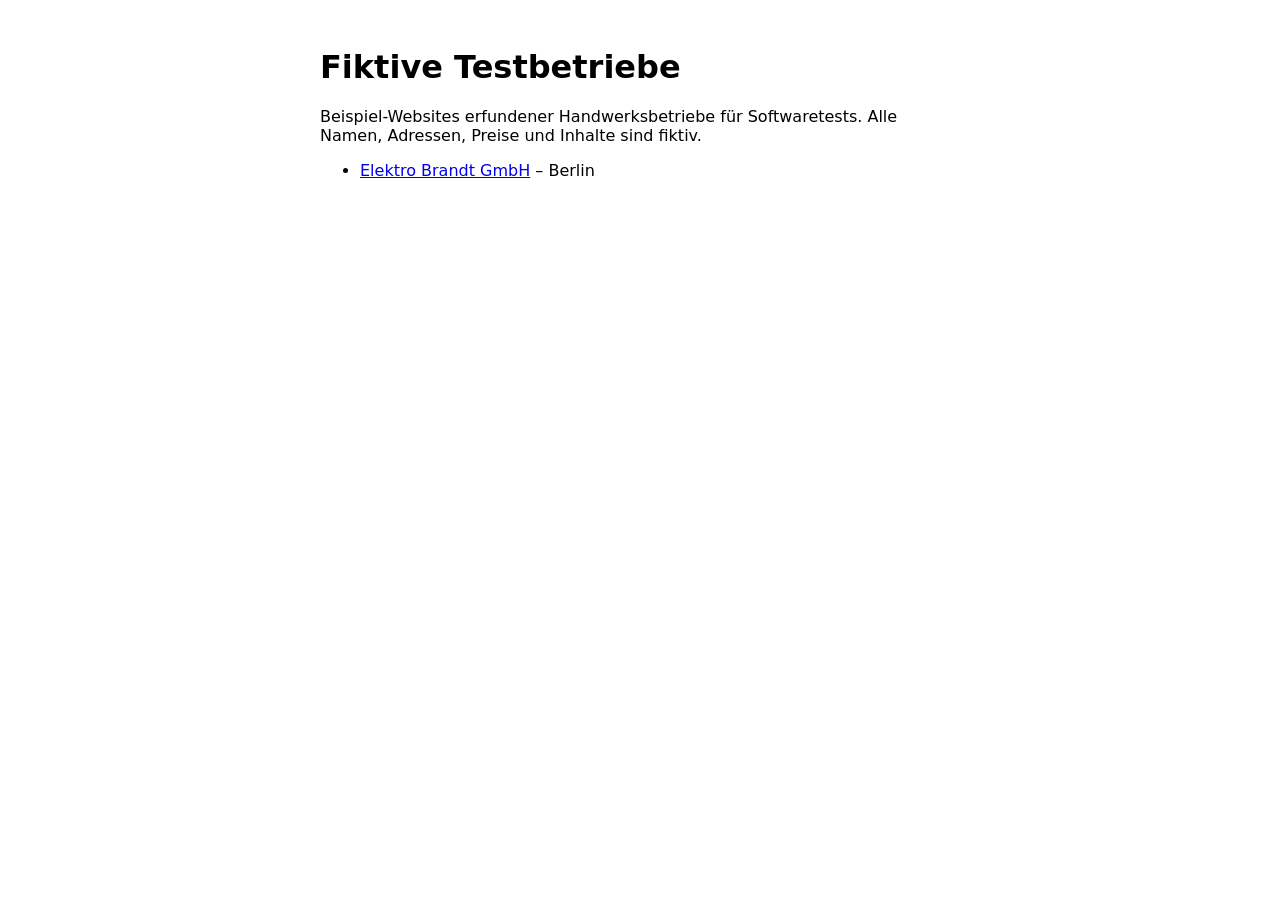
<file: index.html>
<!doctype html><html lang="de"><head><meta charset="utf-8"><meta name="viewport" content="width=device-width, initial-scale=1"><meta name="googlebot" content="noindex"><title>Fiktive Testbetriebe</title></head><body style="font-family:system-ui;max-width:40rem;margin:3rem auto;padding:0 1rem"><h1>Fiktive Testbetriebe</h1><p>Beispiel-Websites erfundener Handwerksbetriebe für Softwaretests. Alle Namen, Adressen, Preise und Inhalte sind fiktiv.</p><ul><li><a href="elektro-brandt/index.html">Elektro Brandt GmbH</a> – Berlin</li></ul></body></html>
</file>
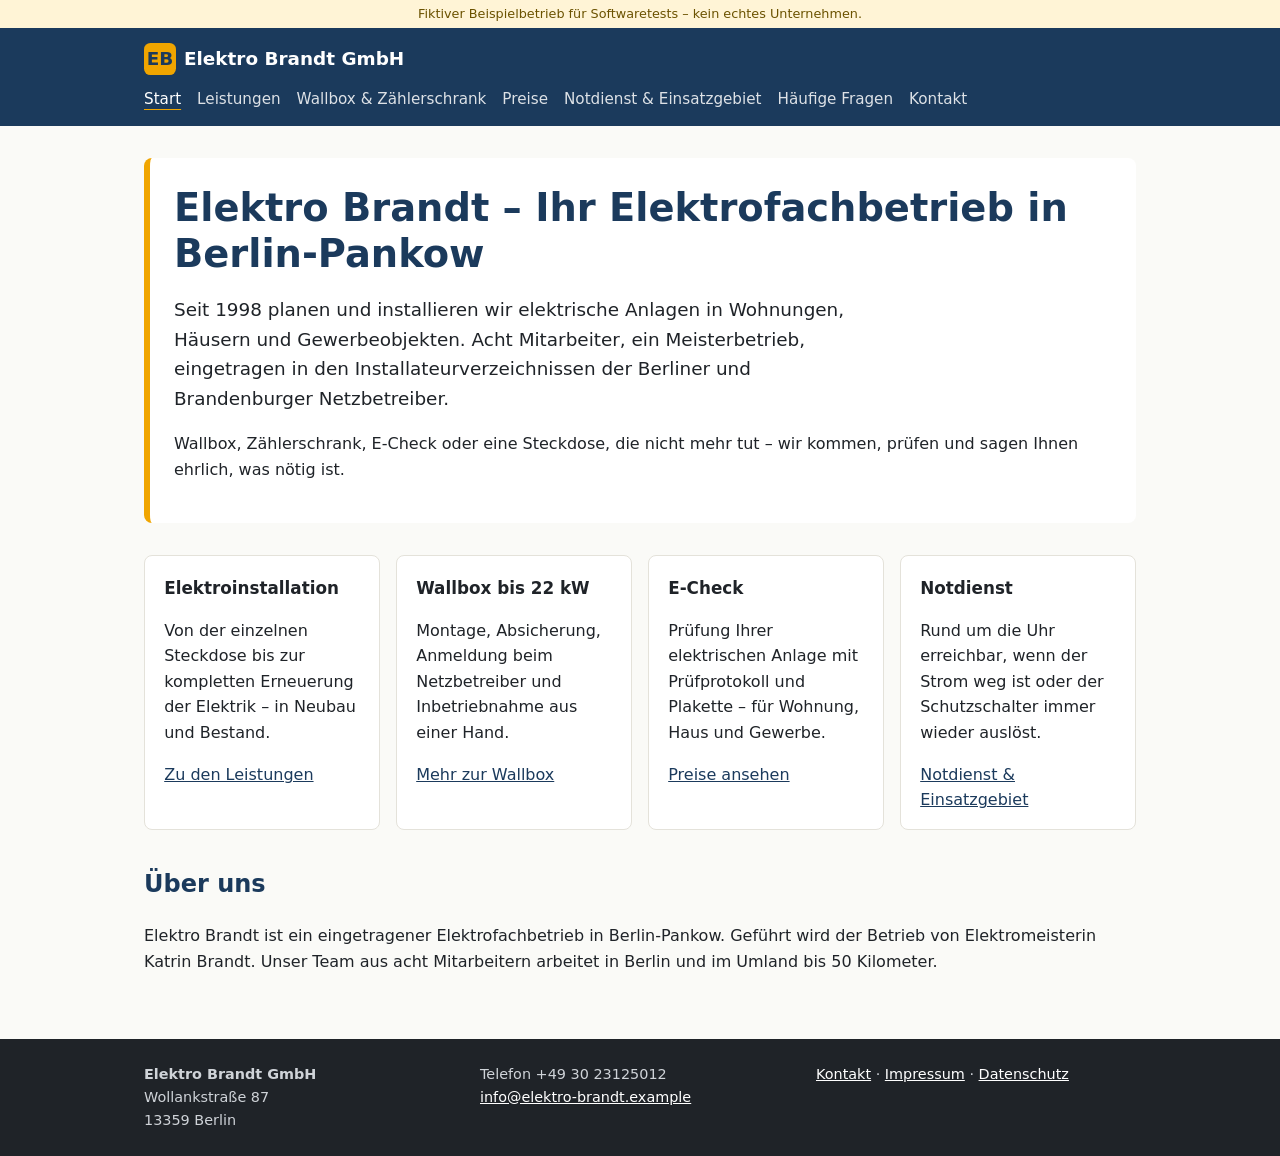
<file: elektro-brandt/index.html>
<!doctype html>
<html lang="de">
<head>
  <meta charset="utf-8">
  <meta name="viewport" content="width=device-width, initial-scale=1">
  <title>Elektrofachbetrieb in Berlin-Pankow · Elektro Brandt GmbH</title>
  <meta name="description" content="Elektrofachbetrieb für Installation, Wallboxen und Prüfungen in Berlin und Umland.">
  <!-- Fiktiver Testbetrieb: nicht in Suchmaschinen aufnehmen, für andere Crawler lesbar -->
  <meta name="googlebot" content="noindex, nofollow">
  <meta name="bingbot" content="noindex, nofollow">
  <link rel="stylesheet" href="style.css">
  <style>:root{--primary:#1b3a5c;--accent:#f0a500}</style>
</head>
<body>
  <div class="testhinweis">Fiktiver Beispielbetrieb für Softwaretests – kein echtes Unternehmen.</div>
  <header class="site-header">
    <div class="wrap header-inner">
      <a class="logo" href="index.html"><span class="logo-mark">EB</span>Elektro Brandt GmbH</a>
      <nav class="nav">
        <a href="index.html" aria-current="page">Start</a>
        <a href="leistungen.html">Leistungen</a>
        <a href="wallbox.html">Wallbox &amp; Zählerschrank</a>
        <a href="preise.html">Preise</a>
        <a href="service.html">Notdienst &amp; Einsatzgebiet</a>
        <a href="faq.html">Häufige Fragen</a>
        <a href="kontakt.html">Kontakt</a>
      </nav>
    </div>
  </header>
  <main class="wrap content">
<section class="hero">
  <h1>Elektro Brandt – Ihr Elektrofachbetrieb in Berlin-Pankow</h1>
  <p class="lead">Seit 1998 planen und installieren wir elektrische Anlagen in Wohnungen, Häusern und
  Gewerbeobjekten. Acht Mitarbeiter, ein Meisterbetrieb, eingetragen in den Installateurverzeichnissen
  der Berliner und Brandenburger Netzbetreiber.</p>
  <p>Wallbox, Zählerschrank, E-Check oder eine Steckdose, die nicht mehr tut – wir kommen, prüfen und
  sagen Ihnen ehrlich, was nötig ist.</p>
</section>

<div class="cards">
  <div class="card"><h3>Elektroinstallation</h3><p>Von der einzelnen Steckdose bis zur kompletten Erneuerung der Elektrik – in Neubau und Bestand.</p><a href="leistungen.html">Zu den Leistungen</a></div>
  <div class="card"><h3>Wallbox bis 22 kW</h3><p>Montage, Absicherung, Anmeldung beim Netzbetreiber und Inbetriebnahme aus einer Hand.</p><a href="wallbox.html">Mehr zur Wallbox</a></div>
  <div class="card"><h3>E-Check</h3><p>Prüfung Ihrer elektrischen Anlage mit Prüfprotokoll und Plakette – für Wohnung, Haus und Gewerbe.</p><a href="preise.html">Preise ansehen</a></div>
  <div class="card"><h3>Notdienst</h3><p>Rund um die Uhr erreichbar, wenn der Strom weg ist oder der Schutzschalter immer wieder auslöst.</p><a href="service.html">Notdienst &amp; Einsatzgebiet</a></div>
</div>

<h2>Über uns</h2>
<p>Elektro Brandt ist ein eingetragener Elektrofachbetrieb in Berlin-Pankow. Geführt wird der Betrieb
von Elektromeisterin Katrin Brandt. Unser Team aus acht Mitarbeitern arbeitet in Berlin und im Umland
bis 50 Kilometer.</p>
  </main>
  <footer class="site-footer">
    <div class="wrap footer-inner">
      <div>
        <strong>Elektro Brandt GmbH</strong><br>
        Wollankstraße 87<br>
        13359 Berlin
      </div>
      <div>
        Telefon +49 30 23125012<br>
        <a href="mailto:info@elektro-brandt.example">info@elektro-brandt.example</a>
      </div>
      <div>
        <a href="kontakt.html">Kontakt</a> · <a href="impressum.html">Impressum</a> · <a href="datenschutz.html">Datenschutz</a>
      </div>
    </div>
  </footer>
</body>
</html>
</file>
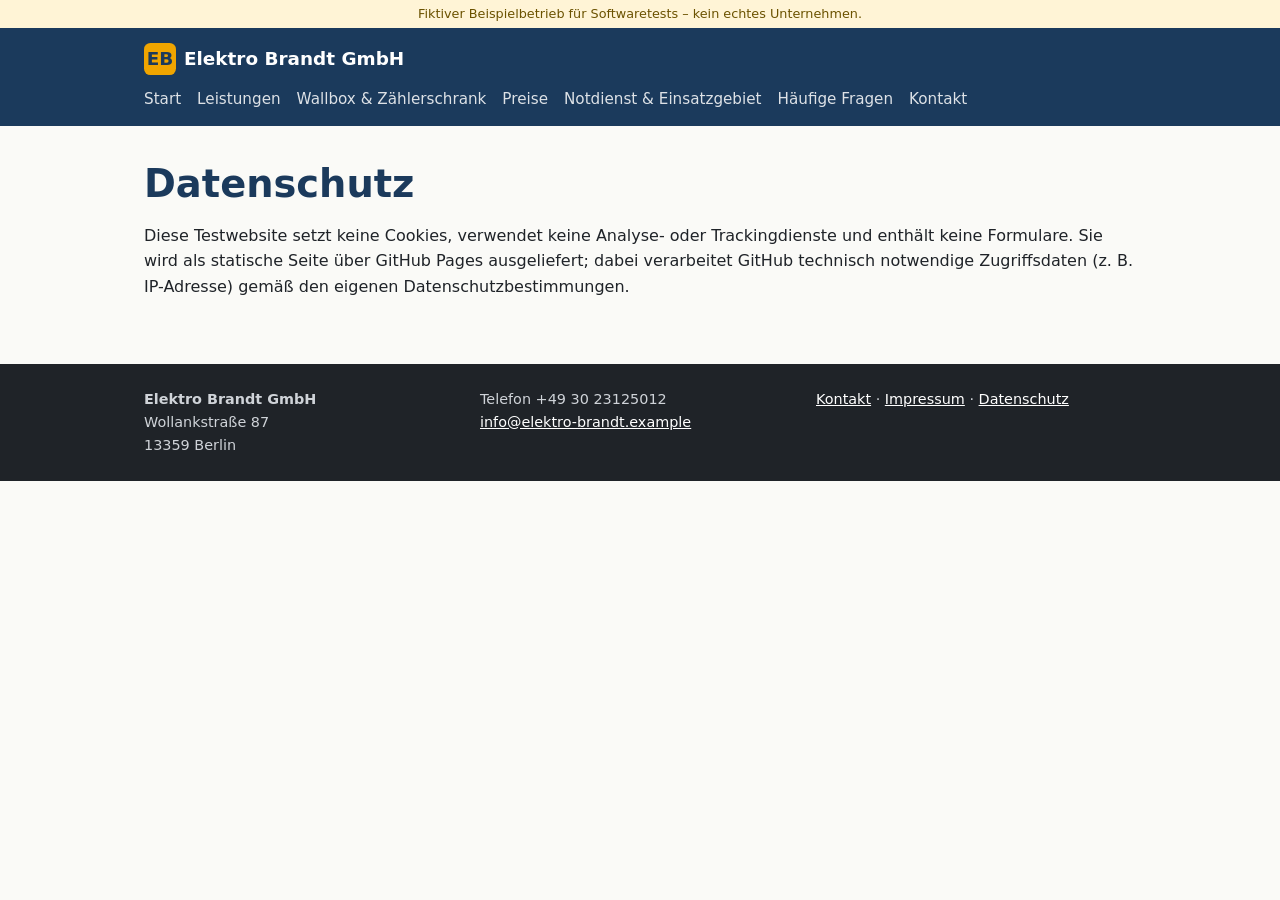
<file: elektro-brandt/datenschutz.html>
<!doctype html>
<html lang="de">
<head>
  <meta charset="utf-8">
  <meta name="viewport" content="width=device-width, initial-scale=1">
  <title>Datenschutz · Elektro Brandt GmbH</title>
  <meta name="description" content="Elektrofachbetrieb für Installation, Wallboxen und Prüfungen in Berlin und Umland.">
  <!-- Fiktiver Testbetrieb: nicht in Suchmaschinen aufnehmen, für andere Crawler lesbar -->
  <meta name="googlebot" content="noindex, nofollow">
  <meta name="bingbot" content="noindex, nofollow">
  <link rel="stylesheet" href="style.css">
  <style>:root{--primary:#1b3a5c;--accent:#f0a500}</style>
</head>
<body>
  <div class="testhinweis">Fiktiver Beispielbetrieb für Softwaretests – kein echtes Unternehmen.</div>
  <header class="site-header">
    <div class="wrap header-inner">
      <a class="logo" href="index.html"><span class="logo-mark">EB</span>Elektro Brandt GmbH</a>
      <nav class="nav">
        <a href="index.html">Start</a>
        <a href="leistungen.html">Leistungen</a>
        <a href="wallbox.html">Wallbox &amp; Zählerschrank</a>
        <a href="preise.html">Preise</a>
        <a href="service.html">Notdienst &amp; Einsatzgebiet</a>
        <a href="faq.html">Häufige Fragen</a>
        <a href="kontakt.html">Kontakt</a>
      </nav>
    </div>
  </header>
  <main class="wrap content">
<h1>Datenschutz</h1>
<p>Diese Testwebsite setzt keine Cookies, verwendet keine Analyse- oder Trackingdienste und enthält keine Formulare.
Sie wird als statische Seite über GitHub Pages ausgeliefert; dabei verarbeitet GitHub technisch notwendige
Zugriffsdaten (z. B. IP-Adresse) gemäß den eigenen Datenschutzbestimmungen.</p>
  </main>
  <footer class="site-footer">
    <div class="wrap footer-inner">
      <div>
        <strong>Elektro Brandt GmbH</strong><br>
        Wollankstraße 87<br>
        13359 Berlin
      </div>
      <div>
        Telefon +49 30 23125012<br>
        <a href="mailto:info@elektro-brandt.example">info@elektro-brandt.example</a>
      </div>
      <div>
        <a href="kontakt.html">Kontakt</a> · <a href="impressum.html">Impressum</a> · <a href="datenschutz.html">Datenschutz</a>
      </div>
    </div>
  </footer>
</body>
</html>
</file>
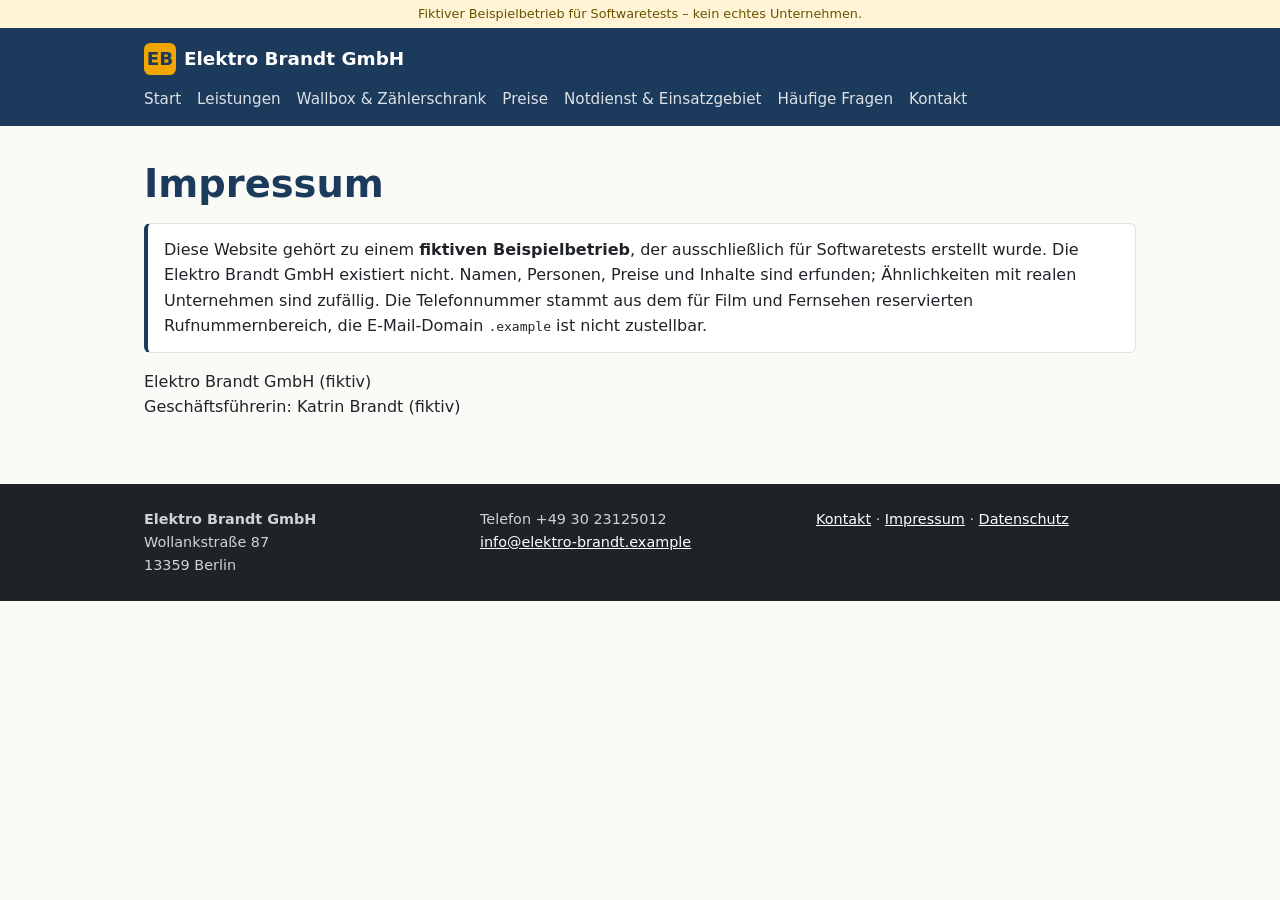
<file: elektro-brandt/impressum.html>
<!doctype html>
<html lang="de">
<head>
  <meta charset="utf-8">
  <meta name="viewport" content="width=device-width, initial-scale=1">
  <title>Impressum · Elektro Brandt GmbH</title>
  <meta name="description" content="Elektrofachbetrieb für Installation, Wallboxen und Prüfungen in Berlin und Umland.">
  <!-- Fiktiver Testbetrieb: nicht in Suchmaschinen aufnehmen, für andere Crawler lesbar -->
  <meta name="googlebot" content="noindex, nofollow">
  <meta name="bingbot" content="noindex, nofollow">
  <link rel="stylesheet" href="style.css">
  <style>:root{--primary:#1b3a5c;--accent:#f0a500}</style>
</head>
<body>
  <div class="testhinweis">Fiktiver Beispielbetrieb für Softwaretests – kein echtes Unternehmen.</div>
  <header class="site-header">
    <div class="wrap header-inner">
      <a class="logo" href="index.html"><span class="logo-mark">EB</span>Elektro Brandt GmbH</a>
      <nav class="nav">
        <a href="index.html">Start</a>
        <a href="leistungen.html">Leistungen</a>
        <a href="wallbox.html">Wallbox &amp; Zählerschrank</a>
        <a href="preise.html">Preise</a>
        <a href="service.html">Notdienst &amp; Einsatzgebiet</a>
        <a href="faq.html">Häufige Fragen</a>
        <a href="kontakt.html">Kontakt</a>
      </nav>
    </div>
  </header>
  <main class="wrap content">
<h1>Impressum</h1>
<p class="notice">Diese Website gehört zu einem <strong>fiktiven Beispielbetrieb</strong>, der ausschließlich für Softwaretests
erstellt wurde. Die Elektro Brandt GmbH existiert nicht. Namen, Personen, Preise und Inhalte sind erfunden;
Ähnlichkeiten mit realen Unternehmen sind zufällig. Die Telefonnummer stammt aus dem für Film und Fernsehen
reservierten Rufnummernbereich, die E-Mail-Domain <code>.example</code> ist nicht zustellbar.</p>
<p>Elektro Brandt GmbH (fiktiv)<br>Geschäftsführerin: Katrin Brandt (fiktiv)</p>
  </main>
  <footer class="site-footer">
    <div class="wrap footer-inner">
      <div>
        <strong>Elektro Brandt GmbH</strong><br>
        Wollankstraße 87<br>
        13359 Berlin
      </div>
      <div>
        Telefon +49 30 23125012<br>
        <a href="mailto:info@elektro-brandt.example">info@elektro-brandt.example</a>
      </div>
      <div>
        <a href="kontakt.html">Kontakt</a> · <a href="impressum.html">Impressum</a> · <a href="datenschutz.html">Datenschutz</a>
      </div>
    </div>
  </footer>
</body>
</html>
</file>
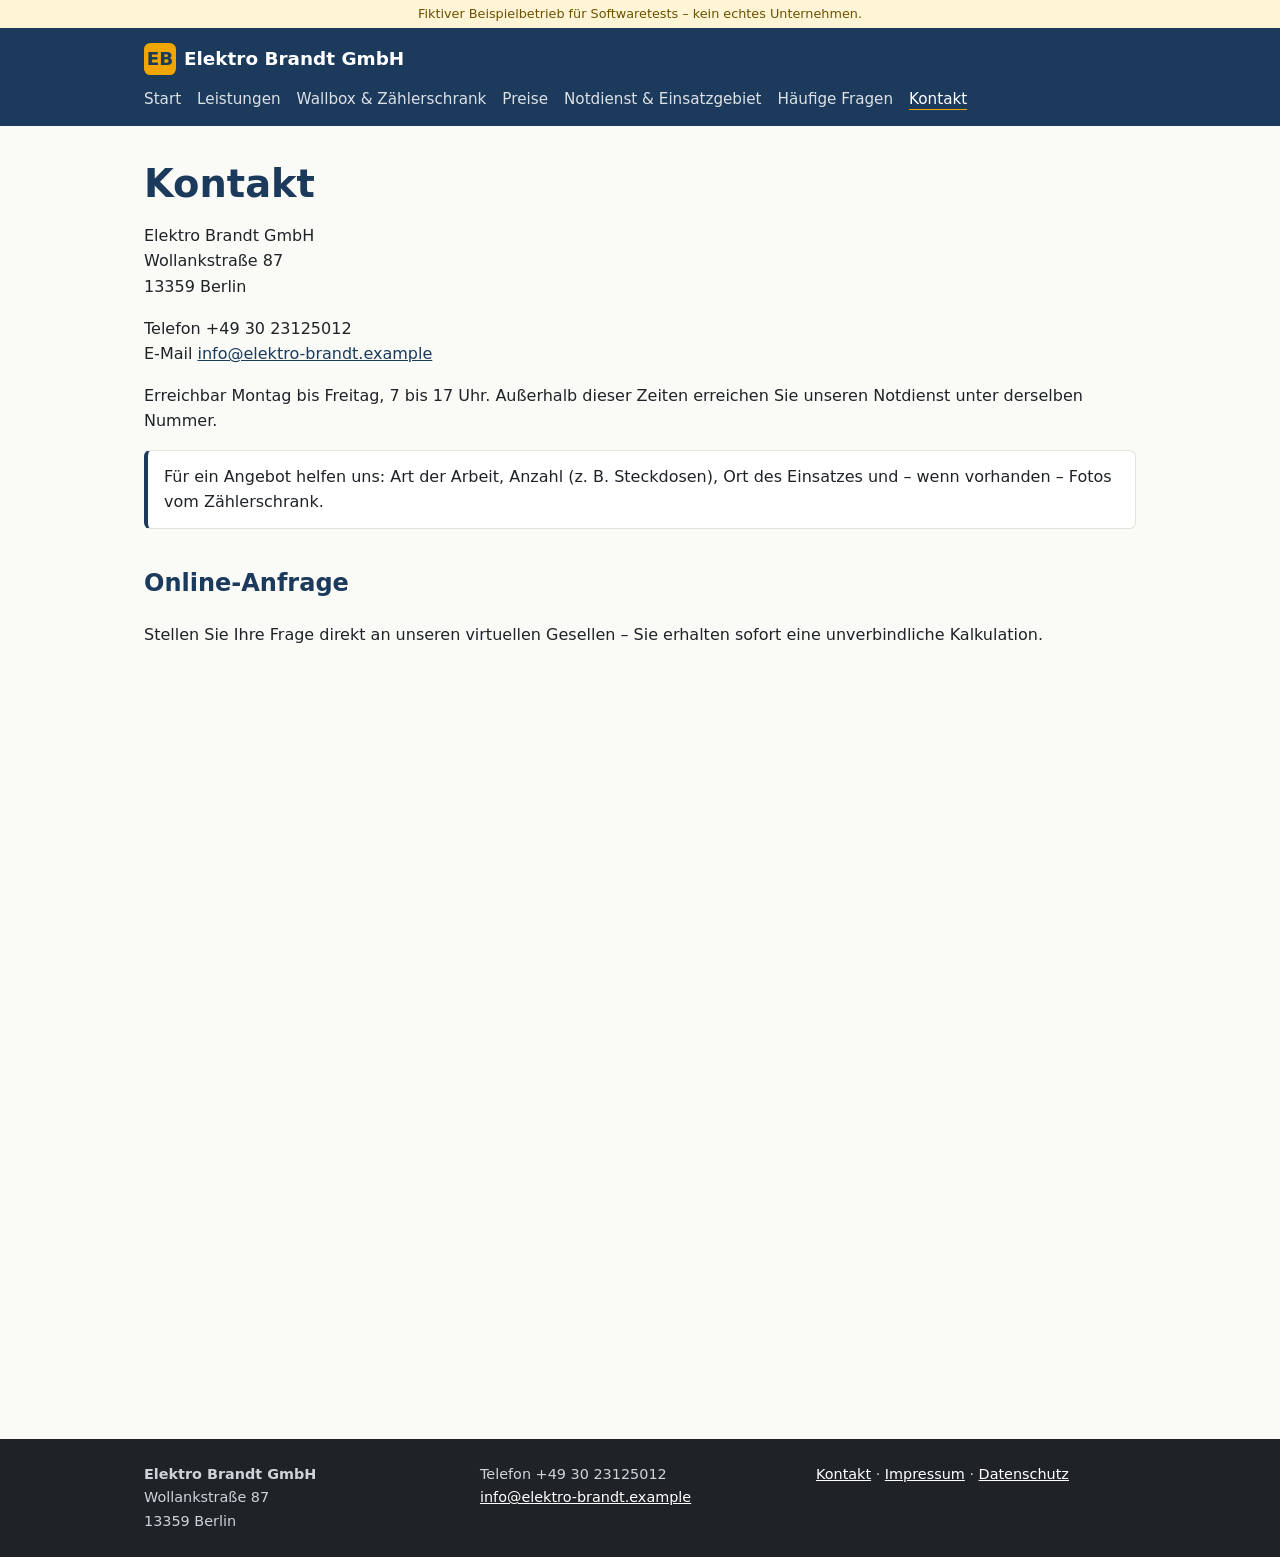
<file: elektro-brandt/kontakt.html>
<!doctype html>
<html lang="de">
<head>
  <meta charset="utf-8">
  <meta name="viewport" content="width=device-width, initial-scale=1">
  <title>Kontakt · Elektro Brandt GmbH</title>
  <meta name="description" content="Elektrofachbetrieb für Installation, Wallboxen und Prüfungen in Berlin und Umland.">
  <!-- Fiktiver Testbetrieb: nicht in Suchmaschinen aufnehmen, für andere Crawler lesbar -->
  <meta name="googlebot" content="noindex, nofollow">
  <meta name="bingbot" content="noindex, nofollow">
  <link rel="stylesheet" href="style.css">
  <style>:root{--primary:#1b3a5c;--accent:#f0a500}</style>
</head>
<body>
  <div class="testhinweis">Fiktiver Beispielbetrieb für Softwaretests – kein echtes Unternehmen.</div>
  <header class="site-header">
    <div class="wrap header-inner">
      <a class="logo" href="index.html"><span class="logo-mark">EB</span>Elektro Brandt GmbH</a>
      <nav class="nav">
        <a href="index.html">Start</a>
        <a href="leistungen.html">Leistungen</a>
        <a href="wallbox.html">Wallbox &amp; Zählerschrank</a>
        <a href="preise.html">Preise</a>
        <a href="service.html">Notdienst &amp; Einsatzgebiet</a>
        <a href="faq.html">Häufige Fragen</a>
        <a href="kontakt.html" aria-current="page">Kontakt</a>
      </nav>
    </div>
  </header>
  <main class="wrap content">
<h1>Kontakt</h1>
<p>Elektro Brandt GmbH<br>Wollankstraße 87<br>13359 Berlin</p>
<p>Telefon +49 30 23125012<br>E-Mail <a href="mailto:info@elektro-brandt.example">info@elektro-brandt.example</a></p>
<p>Erreichbar Montag bis Freitag, 7 bis 17 Uhr. Außerhalb dieser Zeiten erreichen Sie unseren Notdienst unter derselben Nummer.</p>
<p class="notice">Für ein Angebot helfen uns: Art der Arbeit, Anzahl (z. B. Steckdosen), Ort des Einsatzes und – wenn vorhanden – Fotos vom Zählerschrank.</p>

<h2>Online-Anfrage</h2>
<p>Stellen Sie Ihre Frage direkt an unseren virtuellen Gesellen – Sie erhalten sofort eine unverbindliche Kalkulation.</p>
<iframe src="https://test.geselle.ai/widget/evalelektrobrandt" title="geselle.ai – Kundenberatung und Angebote" style="width:100%;height:720px;border:0"></iframe>
  </main>
  <footer class="site-footer">
    <div class="wrap footer-inner">
      <div>
        <strong>Elektro Brandt GmbH</strong><br>
        Wollankstraße 87<br>
        13359 Berlin
      </div>
      <div>
        Telefon +49 30 23125012<br>
        <a href="mailto:info@elektro-brandt.example">info@elektro-brandt.example</a>
      </div>
      <div>
        <a href="kontakt.html">Kontakt</a> · <a href="impressum.html">Impressum</a> · <a href="datenschutz.html">Datenschutz</a>
      </div>
    </div>
  </footer>
</body>
</html>
</file>
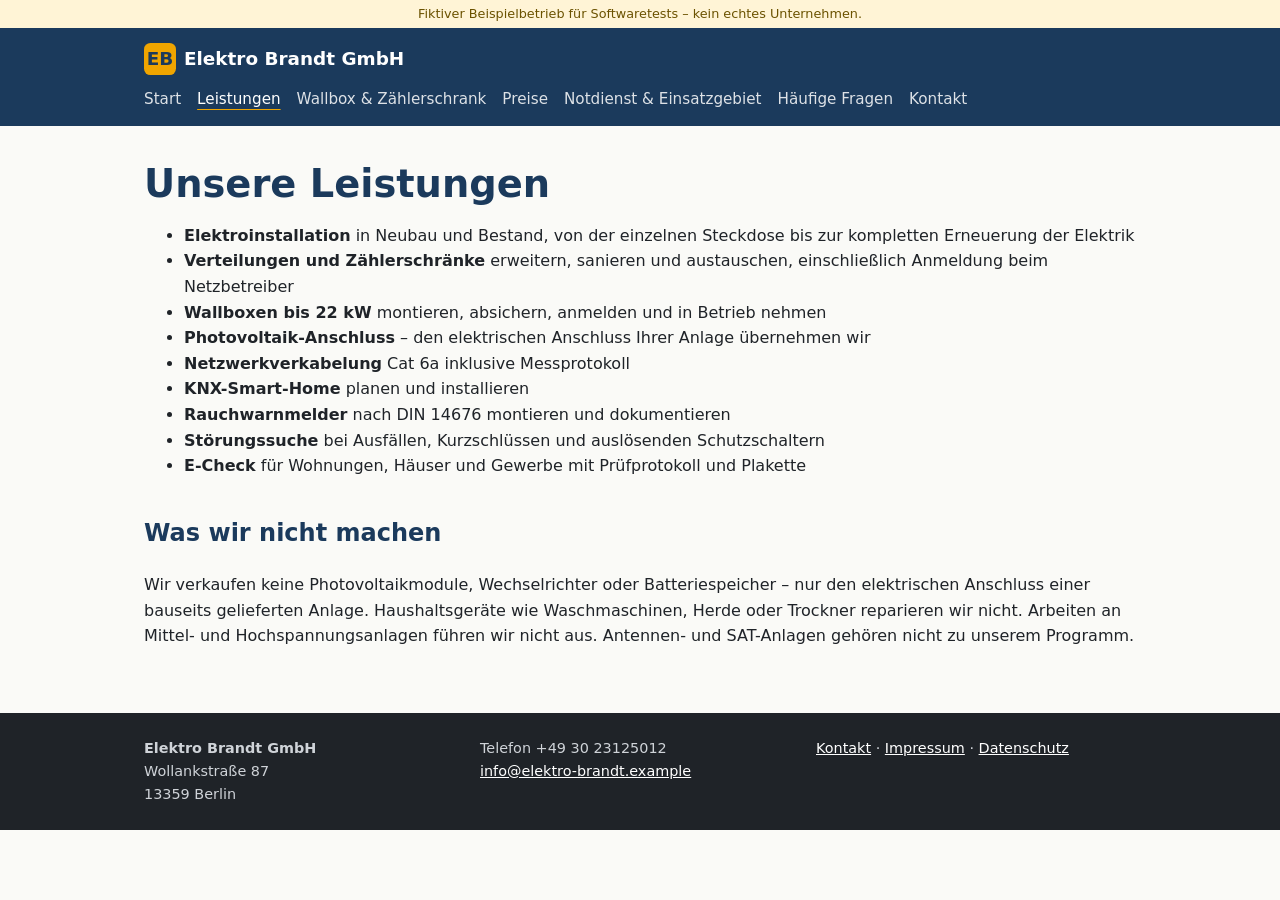
<file: elektro-brandt/leistungen.html>
<!doctype html>
<html lang="de">
<head>
  <meta charset="utf-8">
  <meta name="viewport" content="width=device-width, initial-scale=1">
  <title>Leistungen · Elektro Brandt GmbH</title>
  <meta name="description" content="Elektrofachbetrieb für Installation, Wallboxen und Prüfungen in Berlin und Umland.">
  <!-- Fiktiver Testbetrieb: nicht in Suchmaschinen aufnehmen, für andere Crawler lesbar -->
  <meta name="googlebot" content="noindex, nofollow">
  <meta name="bingbot" content="noindex, nofollow">
  <link rel="stylesheet" href="style.css">
  <style>:root{--primary:#1b3a5c;--accent:#f0a500}</style>
</head>
<body>
  <div class="testhinweis">Fiktiver Beispielbetrieb für Softwaretests – kein echtes Unternehmen.</div>
  <header class="site-header">
    <div class="wrap header-inner">
      <a class="logo" href="index.html"><span class="logo-mark">EB</span>Elektro Brandt GmbH</a>
      <nav class="nav">
        <a href="index.html">Start</a>
        <a href="leistungen.html" aria-current="page">Leistungen</a>
        <a href="wallbox.html">Wallbox &amp; Zählerschrank</a>
        <a href="preise.html">Preise</a>
        <a href="service.html">Notdienst &amp; Einsatzgebiet</a>
        <a href="faq.html">Häufige Fragen</a>
        <a href="kontakt.html">Kontakt</a>
      </nav>
    </div>
  </header>
  <main class="wrap content">
<h1>Unsere Leistungen</h1>
<ul>
  <li><strong>Elektroinstallation</strong> in Neubau und Bestand, von der einzelnen Steckdose bis zur kompletten Erneuerung der Elektrik</li>
  <li><strong>Verteilungen und Zählerschränke</strong> erweitern, sanieren und austauschen, einschließlich Anmeldung beim Netzbetreiber</li>
  <li><strong>Wallboxen bis 22 kW</strong> montieren, absichern, anmelden und in Betrieb nehmen</li>
  <li><strong>Photovoltaik-Anschluss</strong> – den elektrischen Anschluss Ihrer Anlage übernehmen wir</li>
  <li><strong>Netzwerkverkabelung</strong> Cat 6a inklusive Messprotokoll</li>
  <li><strong>KNX-Smart-Home</strong> planen und installieren</li>
  <li><strong>Rauchwarnmelder</strong> nach DIN 14676 montieren und dokumentieren</li>
  <li><strong>Störungssuche</strong> bei Ausfällen, Kurzschlüssen und auslösenden Schutzschaltern</li>
  <li><strong>E-Check</strong> für Wohnungen, Häuser und Gewerbe mit Prüfprotokoll und Plakette</li>
</ul>

<h2>Was wir nicht machen</h2>
<p>Wir verkaufen keine Photovoltaikmodule, Wechselrichter oder Batteriespeicher – nur den elektrischen
Anschluss einer bauseits gelieferten Anlage. Haushaltsgeräte wie Waschmaschinen, Herde oder Trockner
reparieren wir nicht. Arbeiten an Mittel- und Hochspannungsanlagen führen wir nicht aus. Antennen- und
SAT-Anlagen gehören nicht zu unserem Programm.</p>
  </main>
  <footer class="site-footer">
    <div class="wrap footer-inner">
      <div>
        <strong>Elektro Brandt GmbH</strong><br>
        Wollankstraße 87<br>
        13359 Berlin
      </div>
      <div>
        Telefon +49 30 23125012<br>
        <a href="mailto:info@elektro-brandt.example">info@elektro-brandt.example</a>
      </div>
      <div>
        <a href="kontakt.html">Kontakt</a> · <a href="impressum.html">Impressum</a> · <a href="datenschutz.html">Datenschutz</a>
      </div>
    </div>
  </footer>
</body>
</html>
</file>
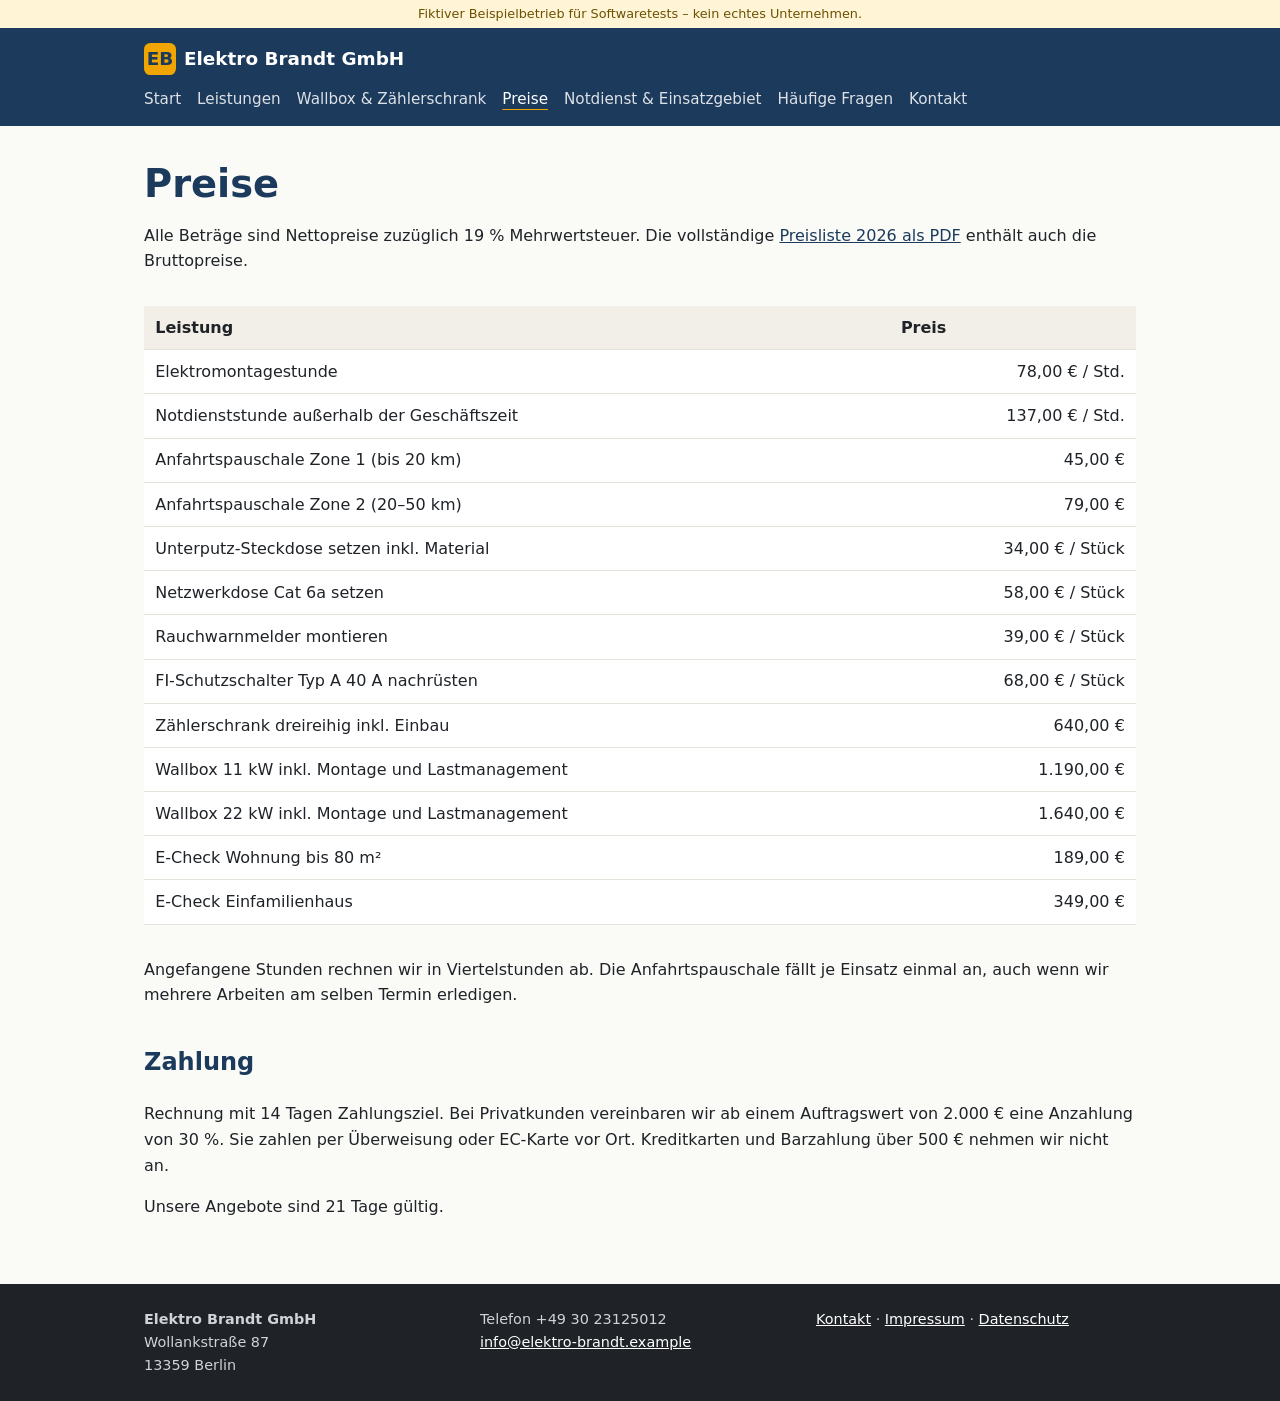
<file: elektro-brandt/preise.html>
<!doctype html>
<html lang="de">
<head>
  <meta charset="utf-8">
  <meta name="viewport" content="width=device-width, initial-scale=1">
  <title>Preise · Elektro Brandt GmbH</title>
  <meta name="description" content="Elektrofachbetrieb für Installation, Wallboxen und Prüfungen in Berlin und Umland.">
  <!-- Fiktiver Testbetrieb: nicht in Suchmaschinen aufnehmen, für andere Crawler lesbar -->
  <meta name="googlebot" content="noindex, nofollow">
  <meta name="bingbot" content="noindex, nofollow">
  <link rel="stylesheet" href="style.css">
  <style>:root{--primary:#1b3a5c;--accent:#f0a500}</style>
</head>
<body>
  <div class="testhinweis">Fiktiver Beispielbetrieb für Softwaretests – kein echtes Unternehmen.</div>
  <header class="site-header">
    <div class="wrap header-inner">
      <a class="logo" href="index.html"><span class="logo-mark">EB</span>Elektro Brandt GmbH</a>
      <nav class="nav">
        <a href="index.html">Start</a>
        <a href="leistungen.html">Leistungen</a>
        <a href="wallbox.html">Wallbox &amp; Zählerschrank</a>
        <a href="preise.html" aria-current="page">Preise</a>
        <a href="service.html">Notdienst &amp; Einsatzgebiet</a>
        <a href="faq.html">Häufige Fragen</a>
        <a href="kontakt.html">Kontakt</a>
      </nav>
    </div>
  </header>
  <main class="wrap content">
<h1>Preise</h1>
<p>Alle Beträge sind Nettopreise zuzüglich 19 % Mehrwertsteuer. Die vollständige <a href="preisliste-2026.pdf">Preisliste 2026 als PDF</a> enthält auch die Bruttopreise.</p>
<div class="table-scroll">
<table>
  <thead><tr><th>Leistung</th><th>Preis</th></tr></thead>
  <tbody>
    <tr><td>Elektromontagestunde</td><td class="num">78,00 € / Std.</td></tr>
    <tr><td>Notdienststunde außerhalb der Geschäftszeit</td><td class="num">137,00 € / Std.</td></tr>
    <tr><td>Anfahrtspauschale Zone 1 (bis 20 km)</td><td class="num">45,00 €</td></tr>
    <tr><td>Anfahrtspauschale Zone 2 (20–50 km)</td><td class="num">79,00 €</td></tr>
    <tr><td>Unterputz-Steckdose setzen inkl. Material</td><td class="num">34,00 € / Stück</td></tr>
    <tr><td>Netzwerkdose Cat 6a setzen</td><td class="num">58,00 € / Stück</td></tr>
    <tr><td>Rauchwarnmelder montieren</td><td class="num">39,00 € / Stück</td></tr>
    <tr><td>FI-Schutzschalter Typ A 40 A nachrüsten</td><td class="num">68,00 € / Stück</td></tr>
    <tr><td>Zählerschrank dreireihig inkl. Einbau</td><td class="num">640,00 €</td></tr>
    <tr><td>Wallbox 11 kW inkl. Montage und Lastmanagement</td><td class="num">1.190,00 €</td></tr>
    <tr><td>Wallbox 22 kW inkl. Montage und Lastmanagement</td><td class="num">1.640,00 €</td></tr>
    <tr><td>E-Check Wohnung bis 80 m²</td><td class="num">189,00 €</td></tr>
    <tr><td>E-Check Einfamilienhaus</td><td class="num">349,00 €</td></tr>
  </tbody>
</table>
</div>
<p>Angefangene Stunden rechnen wir in Viertelstunden ab. Die Anfahrtspauschale fällt je Einsatz einmal
an, auch wenn wir mehrere Arbeiten am selben Termin erledigen.</p>

<h2>Zahlung</h2>
<p>Rechnung mit 14 Tagen Zahlungsziel. Bei Privatkunden vereinbaren wir ab einem Auftragswert von
2.000 € eine Anzahlung von 30 %. Sie zahlen per Überweisung oder EC-Karte vor Ort. Kreditkarten und
Barzahlung über 500 € nehmen wir nicht an.</p>
<p>Unsere Angebote sind 21 Tage gültig.</p>
  </main>
  <footer class="site-footer">
    <div class="wrap footer-inner">
      <div>
        <strong>Elektro Brandt GmbH</strong><br>
        Wollankstraße 87<br>
        13359 Berlin
      </div>
      <div>
        Telefon +49 30 23125012<br>
        <a href="mailto:info@elektro-brandt.example">info@elektro-brandt.example</a>
      </div>
      <div>
        <a href="kontakt.html">Kontakt</a> · <a href="impressum.html">Impressum</a> · <a href="datenschutz.html">Datenschutz</a>
      </div>
    </div>
  </footer>
</body>
</html>
</file>
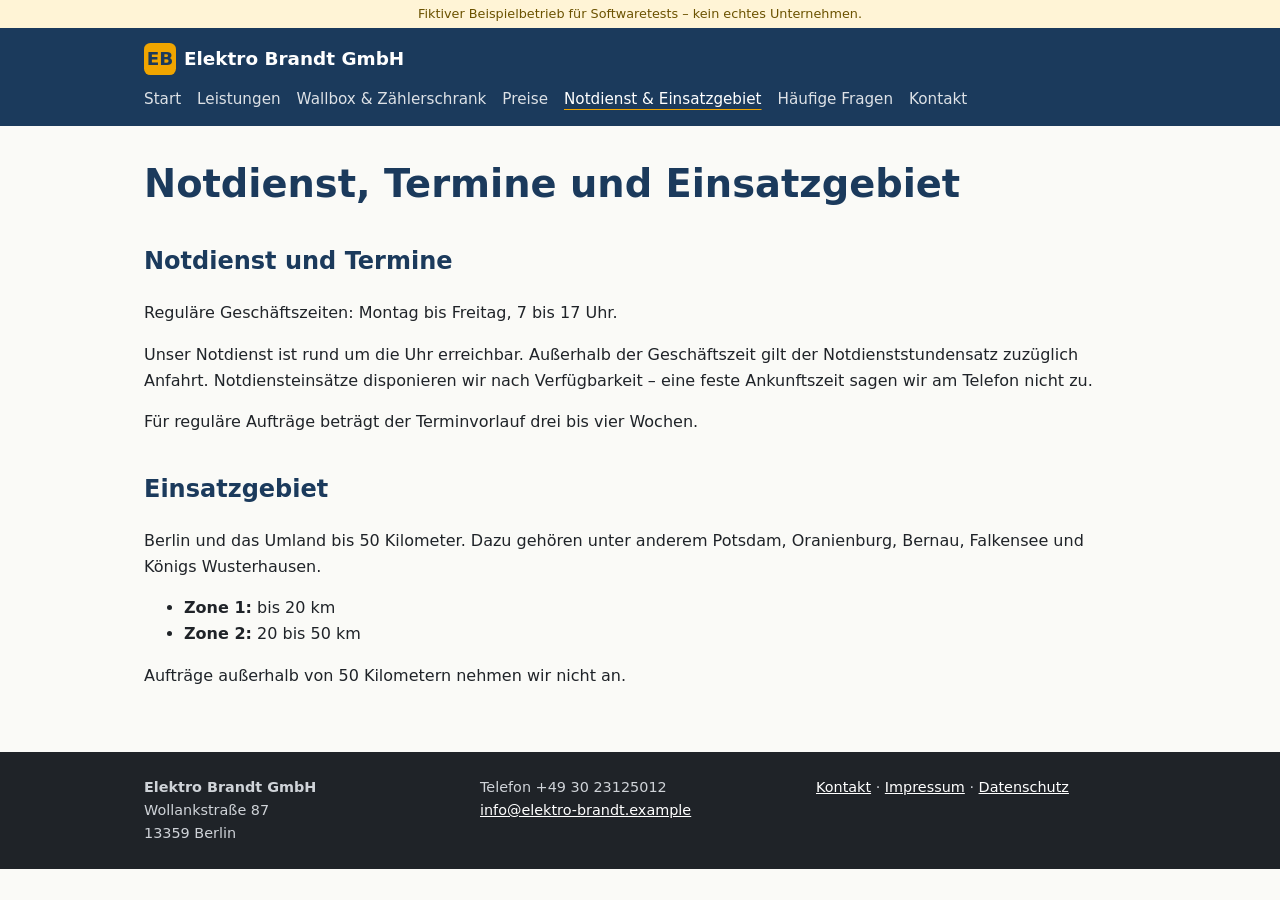
<file: elektro-brandt/service.html>
<!doctype html>
<html lang="de">
<head>
  <meta charset="utf-8">
  <meta name="viewport" content="width=device-width, initial-scale=1">
  <title>Notdienst &amp; Einsatzgebiet · Elektro Brandt GmbH</title>
  <meta name="description" content="Elektrofachbetrieb für Installation, Wallboxen und Prüfungen in Berlin und Umland.">
  <!-- Fiktiver Testbetrieb: nicht in Suchmaschinen aufnehmen, für andere Crawler lesbar -->
  <meta name="googlebot" content="noindex, nofollow">
  <meta name="bingbot" content="noindex, nofollow">
  <link rel="stylesheet" href="style.css">
  <style>:root{--primary:#1b3a5c;--accent:#f0a500}</style>
</head>
<body>
  <div class="testhinweis">Fiktiver Beispielbetrieb für Softwaretests – kein echtes Unternehmen.</div>
  <header class="site-header">
    <div class="wrap header-inner">
      <a class="logo" href="index.html"><span class="logo-mark">EB</span>Elektro Brandt GmbH</a>
      <nav class="nav">
        <a href="index.html">Start</a>
        <a href="leistungen.html">Leistungen</a>
        <a href="wallbox.html">Wallbox &amp; Zählerschrank</a>
        <a href="preise.html">Preise</a>
        <a href="service.html" aria-current="page">Notdienst &amp; Einsatzgebiet</a>
        <a href="faq.html">Häufige Fragen</a>
        <a href="kontakt.html">Kontakt</a>
      </nav>
    </div>
  </header>
  <main class="wrap content">
<h1>Notdienst, Termine und Einsatzgebiet</h1>

<h2>Notdienst und Termine</h2>
<p>Reguläre Geschäftszeiten: Montag bis Freitag, 7 bis 17 Uhr.</p>
<p>Unser Notdienst ist rund um die Uhr erreichbar. Außerhalb der Geschäftszeit gilt der
Notdienststundensatz zuzüglich Anfahrt. Notdiensteinsätze disponieren wir nach Verfügbarkeit – eine
feste Ankunftszeit sagen wir am Telefon nicht zu.</p>
<p>Für reguläre Aufträge beträgt der Terminvorlauf drei bis vier Wochen.</p>

<h2>Einsatzgebiet</h2>
<p>Berlin und das Umland bis 50 Kilometer. Dazu gehören unter anderem Potsdam, Oranienburg, Bernau,
Falkensee und Königs Wusterhausen.</p>
<ul>
  <li><strong>Zone 1:</strong> bis 20 km</li>
  <li><strong>Zone 2:</strong> 20 bis 50 km</li>
</ul>
<p>Aufträge außerhalb von 50 Kilometern nehmen wir nicht an.</p>
  </main>
  <footer class="site-footer">
    <div class="wrap footer-inner">
      <div>
        <strong>Elektro Brandt GmbH</strong><br>
        Wollankstraße 87<br>
        13359 Berlin
      </div>
      <div>
        Telefon +49 30 23125012<br>
        <a href="mailto:info@elektro-brandt.example">info@elektro-brandt.example</a>
      </div>
      <div>
        <a href="kontakt.html">Kontakt</a> · <a href="impressum.html">Impressum</a> · <a href="datenschutz.html">Datenschutz</a>
      </div>
    </div>
  </footer>
</body>
</html>
</file>
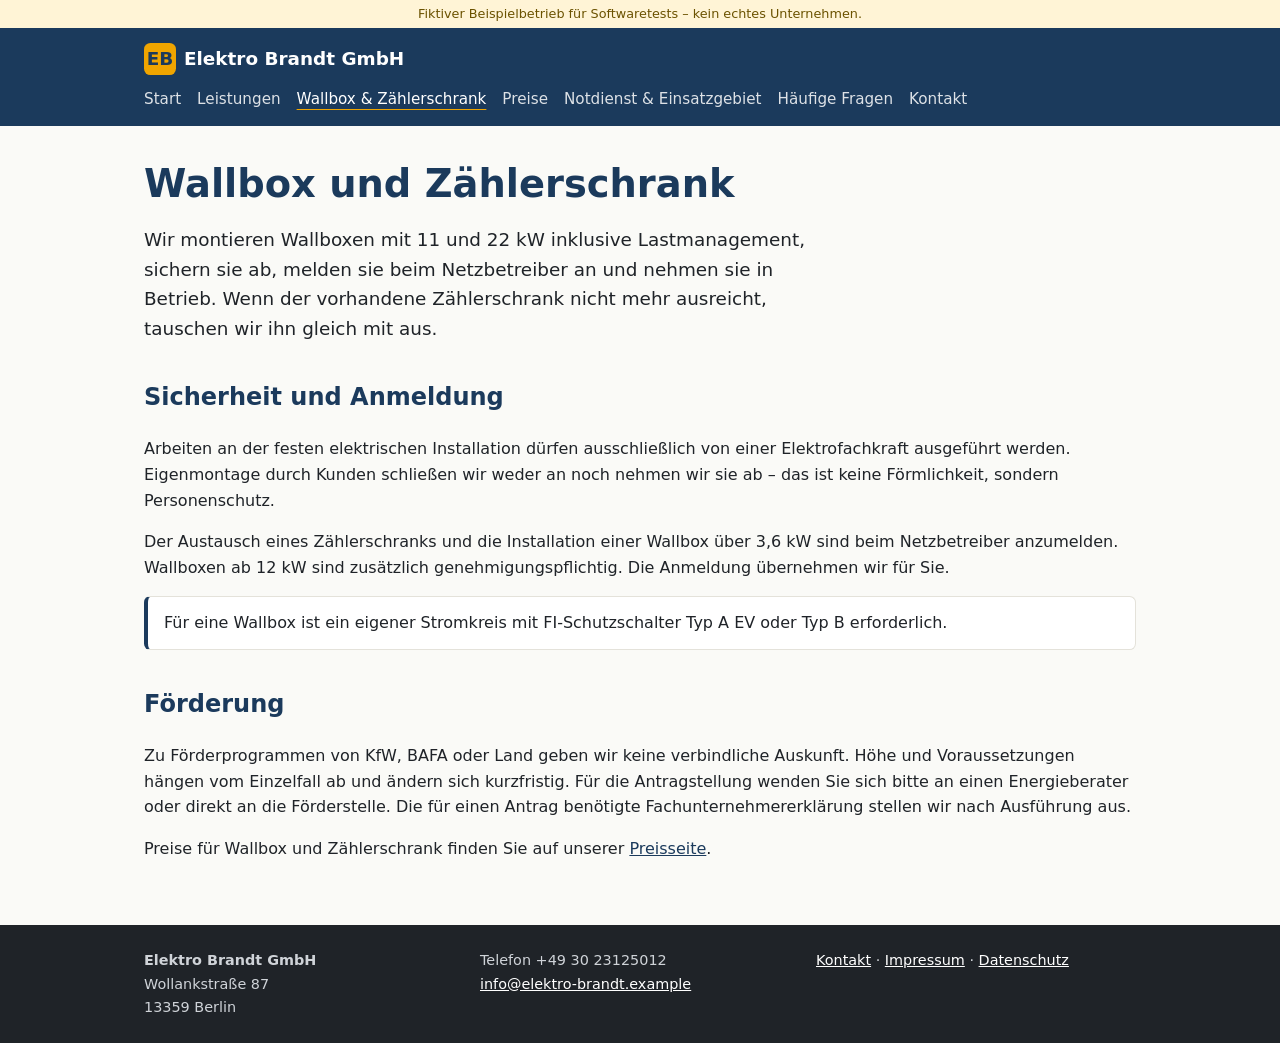
<file: elektro-brandt/wallbox.html>
<!doctype html>
<html lang="de">
<head>
  <meta charset="utf-8">
  <meta name="viewport" content="width=device-width, initial-scale=1">
  <title>Wallbox &amp; Zählerschrank · Elektro Brandt GmbH</title>
  <meta name="description" content="Elektrofachbetrieb für Installation, Wallboxen und Prüfungen in Berlin und Umland.">
  <!-- Fiktiver Testbetrieb: nicht in Suchmaschinen aufnehmen, für andere Crawler lesbar -->
  <meta name="googlebot" content="noindex, nofollow">
  <meta name="bingbot" content="noindex, nofollow">
  <link rel="stylesheet" href="style.css">
  <style>:root{--primary:#1b3a5c;--accent:#f0a500}</style>
</head>
<body>
  <div class="testhinweis">Fiktiver Beispielbetrieb für Softwaretests – kein echtes Unternehmen.</div>
  <header class="site-header">
    <div class="wrap header-inner">
      <a class="logo" href="index.html"><span class="logo-mark">EB</span>Elektro Brandt GmbH</a>
      <nav class="nav">
        <a href="index.html">Start</a>
        <a href="leistungen.html">Leistungen</a>
        <a href="wallbox.html" aria-current="page">Wallbox &amp; Zählerschrank</a>
        <a href="preise.html">Preise</a>
        <a href="service.html">Notdienst &amp; Einsatzgebiet</a>
        <a href="faq.html">Häufige Fragen</a>
        <a href="kontakt.html">Kontakt</a>
      </nav>
    </div>
  </header>
  <main class="wrap content">
<h1>Wallbox und Zählerschrank</h1>
<p class="lead">Wir montieren Wallboxen mit 11 und 22 kW inklusive Lastmanagement, sichern sie ab,
melden sie beim Netzbetreiber an und nehmen sie in Betrieb. Wenn der vorhandene Zählerschrank nicht
mehr ausreicht, tauschen wir ihn gleich mit aus.</p>

<h2>Sicherheit und Anmeldung</h2>
<p>Arbeiten an der festen elektrischen Installation dürfen ausschließlich von einer Elektrofachkraft
ausgeführt werden. Eigenmontage durch Kunden schließen wir weder an noch nehmen wir sie ab – das ist
keine Förmlichkeit, sondern Personenschutz.</p>
<p>Der Austausch eines Zählerschranks und die Installation einer Wallbox über 3,6 kW sind beim
Netzbetreiber anzumelden. Wallboxen ab 12 kW sind zusätzlich genehmigungspflichtig. Die Anmeldung
übernehmen wir für Sie.</p>
<p class="notice">Für eine Wallbox ist ein eigener Stromkreis mit FI-Schutzschalter Typ A EV oder Typ B erforderlich.</p>

<h2>Förderung</h2>
<p>Zu Förderprogrammen von KfW, BAFA oder Land geben wir keine verbindliche Auskunft. Höhe und
Voraussetzungen hängen vom Einzelfall ab und ändern sich kurzfristig. Für die Antragstellung wenden Sie
sich bitte an einen Energieberater oder direkt an die Förderstelle. Die für einen Antrag benötigte
Fachunternehmererklärung stellen wir nach Ausführung aus.</p>

<p>Preise für Wallbox und Zählerschrank finden Sie auf unserer <a href="preise.html">Preisseite</a>.</p>
  </main>
  <footer class="site-footer">
    <div class="wrap footer-inner">
      <div>
        <strong>Elektro Brandt GmbH</strong><br>
        Wollankstraße 87<br>
        13359 Berlin
      </div>
      <div>
        Telefon +49 30 23125012<br>
        <a href="mailto:info@elektro-brandt.example">info@elektro-brandt.example</a>
      </div>
      <div>
        <a href="kontakt.html">Kontakt</a> · <a href="impressum.html">Impressum</a> · <a href="datenschutz.html">Datenschutz</a>
      </div>
    </div>
  </footer>
</body>
</html>
</file>
<file: elektro-brandt/style.css>
*{box-sizing:border-box}
body{margin:0;font-family:"Segoe UI",system-ui,-apple-system,Roboto,sans-serif;color:#1f2328;background:#fafaf7;line-height:1.6}
a{color:var(--primary)}
.wrap{max-width:64rem;margin:0 auto;padding:0 1rem}
.testhinweis{background:#fff4d6;color:#6b5200;font-size:.8rem;text-align:center;padding:.25rem 1rem}
.site-header{background:var(--primary);color:#fff}
.header-inner{display:flex;flex-wrap:wrap;align-items:center;justify-content:space-between;gap:.75rem;padding:.9rem 1rem}
.logo{color:#fff;text-decoration:none;font-weight:700;font-size:1.15rem;display:flex;align-items:center;gap:.5rem}
.logo-mark{display:inline-grid;place-items:center;width:2rem;height:2rem;border-radius:.4rem;background:var(--accent);color:var(--primary);font-weight:800}
.nav{display:flex;flex-wrap:wrap;gap:.25rem 1rem}
.nav a{color:#fff;text-decoration:none;opacity:.85;font-size:.95rem}
.nav a[aria-current=page],.nav a:hover{opacity:1;text-decoration:underline;text-decoration-color:var(--accent);text-underline-offset:.3rem}
.content{padding-top:2rem;padding-bottom:3rem}
h1{font-size:clamp(1.7rem,4vw,2.4rem);line-height:1.2;margin:.2rem 0 1rem;color:var(--primary)}
h2{margin-top:2.2rem;color:var(--primary)}
.lead{font-size:1.15rem;max-width:44rem}
.hero{background:#fff;border-left:6px solid var(--accent);padding:1.5rem;border-radius:.5rem;margin-bottom:2rem}
.cards{display:grid;grid-template-columns:repeat(auto-fit,minmax(14rem,1fr));gap:1rem;margin:1.5rem 0}
.card{background:#fff;border:1px solid #e4e2da;border-radius:.5rem;padding:1rem 1.2rem}
.card h3{margin:.2rem 0 .4rem;font-size:1.05rem}
.notice{background:#fff;border:1px solid #e4e2da;border-left:4px solid var(--primary);padding:.8rem 1rem;border-radius:.4rem}
table{border-collapse:collapse;width:100%;background:#fff;margin:1rem 0}
th,td{border-bottom:1px solid #e4e2da;padding:.55rem .7rem;text-align:left;vertical-align:top}
th{background:#f1efe8}
td.num{text-align:right;white-space:nowrap}
.table-scroll{overflow-x:auto}
dt{font-weight:600;margin-top:1rem}
dd{margin:.2rem 0 0}
.site-footer{background:#1f2328;color:#cfd3d8;font-size:.9rem}
.site-footer a{color:#fff}
.footer-inner{display:grid;grid-template-columns:repeat(auto-fit,minmax(12rem,1fr));gap:1rem;padding:1.5rem 1rem}
</file>
